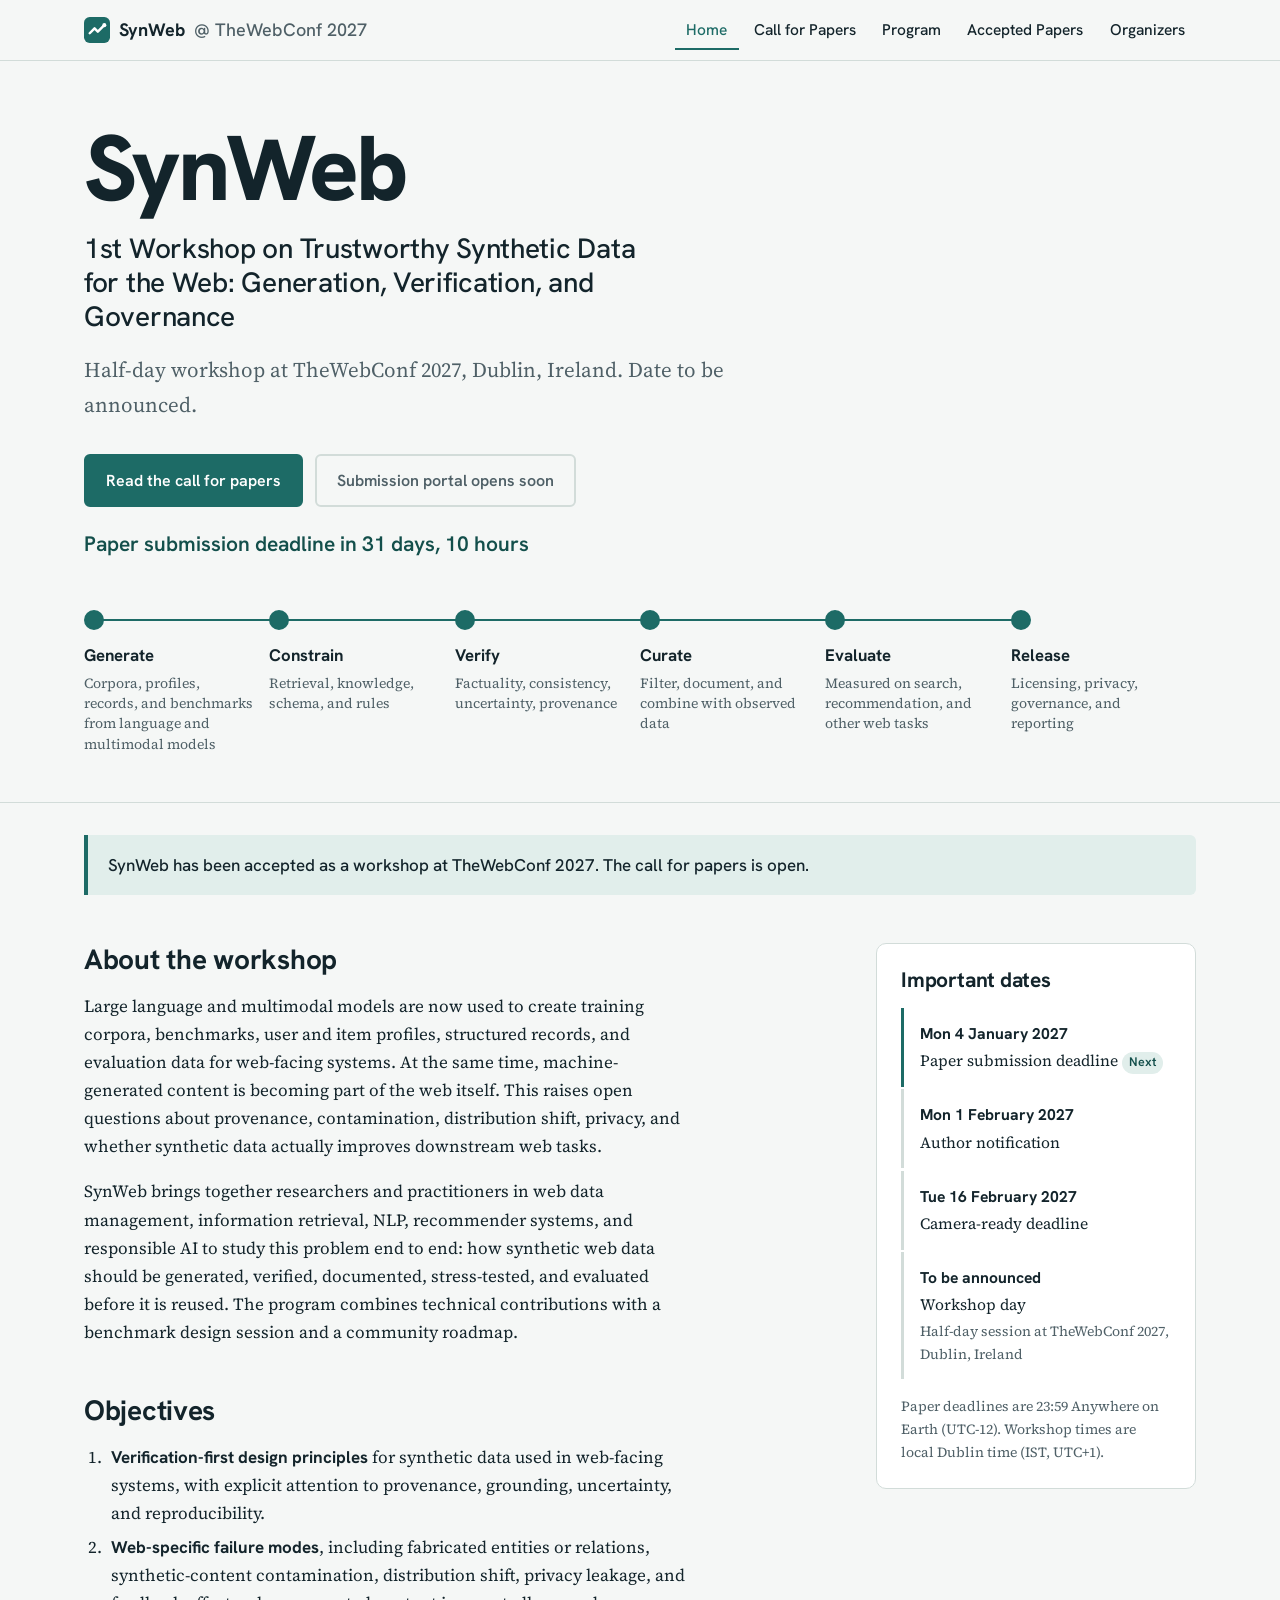
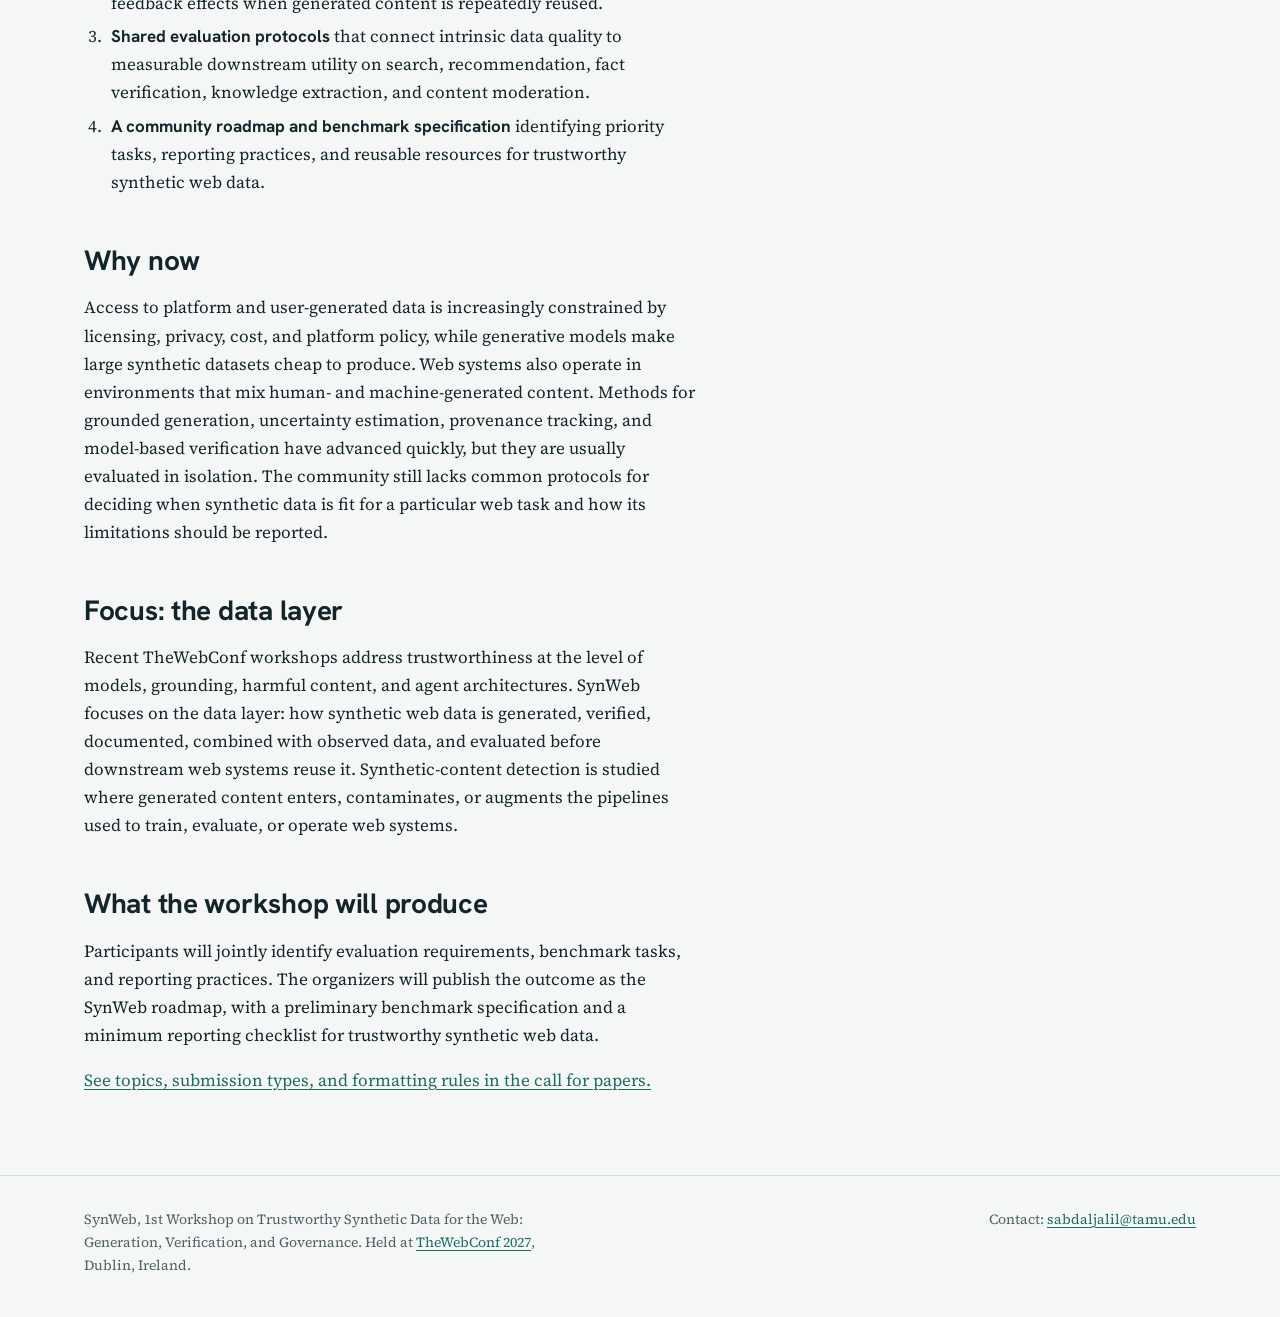
<file: index.html>
<!DOCTYPE html>
<html lang="en">
<head>
  <meta charset="utf-8">
  <meta name="viewport" content="width=device-width, initial-scale=1, viewport-fit=cover">
  <title>SynWeb @ TheWebConf 2027 | 1st Workshop on Trustworthy Synthetic Data for the Web: Generation, Verification, and Governance</title>
  <meta name="description" content="SynWeb is a half-day workshop at TheWebConf 2027 in Dublin on how synthetic web data should be generated, verified, documented, and evaluated before it is reused.">
  <meta property="og:title" content="SynWeb @ TheWebConf 2027 | 1st Workshop on Trustworthy Synthetic Data for the Web: Generation, Verification, and Governance">
  <meta property="og:description" content="SynWeb is a half-day workshop at TheWebConf 2027 in Dublin on how synthetic web data should be generated, verified, documented, and evaluated before it is reused.">
  <meta property="og:type" content="website">
  <link rel="icon" href="assets/img/favicon.svg" type="image/svg+xml">
  <link rel="preconnect" href="https://fonts.googleapis.com">
  <link rel="preconnect" href="https://fonts.gstatic.com" crossorigin>
  <link href="https://fonts.googleapis.com/css2?family=Hanken+Grotesk:wght@500;600;700;800&family=Source+Serif+4:ital,opsz,wght@0,8..60,400;0,8..60,600;1,8..60,400&display=swap" rel="stylesheet">
  <link rel="stylesheet" href="assets/css/style.css">
</head>
<body>
  <a class="skip-link" href="#main">Skip to content</a>
  <header class="site-header">
    <div class="wrap">
      <a class="site-name" href="index.html"><img src="assets/img/favicon.svg" alt="" width="26" height="26">SynWeb <span>@ TheWebConf 2027</span></a>
      <button class="nav-toggle" type="button" aria-expanded="false" aria-controls="site-nav">Menu</button>
      <nav id="site-nav" class="site-nav" aria-label="Main">
        <ul>
          <li><a href="index.html">Home</a></li>
          <li><a href="cfp.html">Call for Papers</a></li>
          <li><a href="program.html">Program</a></li>
          <li><a href="papers.html">Accepted Papers</a></li>
          <li><a href="committee.html">Organizers</a></li>
        </ul>
      </nav>
    </div>
  </header>
  <section class="hero">
    <div class="wrap">
      <h1 class="hero-title">SynWeb</h1>
      <p class="hero-full">1st Workshop on Trustworthy Synthetic Data for the Web: Generation, Verification, and Governance</p>
      <p class="hero-venue">Half-day workshop at TheWebConf 2027, Dublin, Ireland. <span data-workshop-date>Date to be announced</span>.</p>
      <div class="hero-actions">
        <a class="button" href="cfp.html">Read the call for papers</a>
        <a class="button secondary" data-submit data-label-open="Submit a paper" data-label-closed="Submission portal opens soon">Submission portal opens soon</a>
      </div>
      <p class="countdown" data-countdown hidden></p>
      <ol class="pipeline" aria-label="The synthetic data lifecycle SynWeb studies">
        <li><span class="stage-name">Generate</span><span class="stage-desc">Corpora, profiles, records, and benchmarks from language and multimodal models</span></li>
        <li><span class="stage-name">Constrain</span><span class="stage-desc">Retrieval, knowledge, schema, and rules</span></li>
        <li><span class="stage-name">Verify</span><span class="stage-desc">Factuality, consistency, uncertainty, provenance</span></li>
        <li><span class="stage-name">Curate</span><span class="stage-desc">Filter, document, and combine with observed data</span></li>
        <li><span class="stage-name">Evaluate</span><span class="stage-desc">Measured on search, recommendation, and other web tasks</span></li>
        <li><span class="stage-name">Release</span><span class="stage-desc">Licensing, privacy, governance, and reporting</span></li>
      </ol>
    </div>
  </section>

  <main id="main">
    <div class="wrap">
      <div class="announcement" data-announcement hidden><p></p></div>
      <div class="layout">
        <div>
          <h2>About the workshop</h2>
          <p>Large language and multimodal models are now used to create training corpora, benchmarks, user and item profiles, structured records, and evaluation data for web-facing systems. At the same time, machine-generated content is becoming part of the web itself. This raises open questions about provenance, contamination, distribution shift, privacy, and whether synthetic data actually improves downstream web tasks.</p>
          <p>SynWeb brings together researchers and practitioners in web data management, information retrieval, NLP, recommender systems, and responsible AI to study this problem end to end: how synthetic web data should be generated, verified, documented, stress-tested, and evaluated before it is reused. The program combines technical contributions with a benchmark design session and a community roadmap.</p>

          <h2>Objectives</h2>
          <ol class="objectives">
            <li><strong>Verification-first design principles</strong> for synthetic data used in web-facing systems, with explicit attention to provenance, grounding, uncertainty, and reproducibility.</li>
            <li><strong>Web-specific failure modes</strong>, including fabricated entities or relations, synthetic-content contamination, distribution shift, privacy leakage, and feedback effects when generated content is repeatedly reused.</li>
            <li><strong>Shared evaluation protocols</strong> that connect intrinsic data quality to measurable downstream utility on search, recommendation, fact verification, knowledge extraction, and content moderation.</li>
            <li><strong>A community roadmap and benchmark specification</strong> identifying priority tasks, reporting practices, and reusable resources for trustworthy synthetic web data.</li>
          </ol>

          <h2>Why now</h2>
          <p>Access to platform and user-generated data is increasingly constrained by licensing, privacy, cost, and platform policy, while generative models make large synthetic datasets cheap to produce. Web systems also operate in environments that mix human- and machine-generated content. Methods for grounded generation, uncertainty estimation, provenance tracking, and model-based verification have advanced quickly, but they are usually evaluated in isolation. The community still lacks common protocols for deciding when synthetic data is fit for a particular web task and how its limitations should be reported.</p>

          <h2>Focus: the data layer</h2>
          <p>Recent TheWebConf workshops address trustworthiness at the level of models, grounding, harmful content, and agent architectures. SynWeb focuses on the data layer: how synthetic web data is generated, verified, documented, combined with observed data, and evaluated before downstream web systems reuse it. Synthetic-content detection is studied where generated content enters, contaminates, or augments the pipelines used to train, evaluate, or operate web systems.</p>

          <h2>What the workshop will produce</h2>
          <p>Participants will jointly identify evaluation requirements, benchmark tasks, and reporting practices. The organizers will publish the outcome as the SynWeb roadmap, with a preliminary benchmark specification and a minimum reporting checklist for trustworthy synthetic web data.</p>
          <p><a href="cfp.html">See topics, submission types, and formatting rules in the call for papers.</a></p>
        </div>

        <aside class="aside">
        <section class="panel" aria-labelledby="dates-h">
          <h2 id="dates-h">Important dates</h2>
          <ol class="dates" data-dates></ol>
          <p class="fineprint">Paper deadlines are 23:59 Anywhere on Earth (UTC-12). Workshop times are local Dublin time (<span data-tz>IST, UTC+1</span>).</p>
        </section>
        </aside>
      </div>
    </div>
  </main>
  <footer class="site-footer">
    <div class="wrap">
      <p>SynWeb, 1st Workshop on Trustworthy Synthetic Data for the Web: Generation, Verification, and Governance. Held at <a href="https://www2027.thewebconf.org/">TheWebConf 2027</a>, Dublin, Ireland.</p>
      <p>Contact: <a data-contact href="mailto:sabdaljalil@tamu.edu">sabdaljalil@tamu.edu</a></p>
    </div>
  </footer>
  <script src="assets/js/data.js"></script>
  <script src="assets/js/site.js"></script>
</body>
</html>
</file>
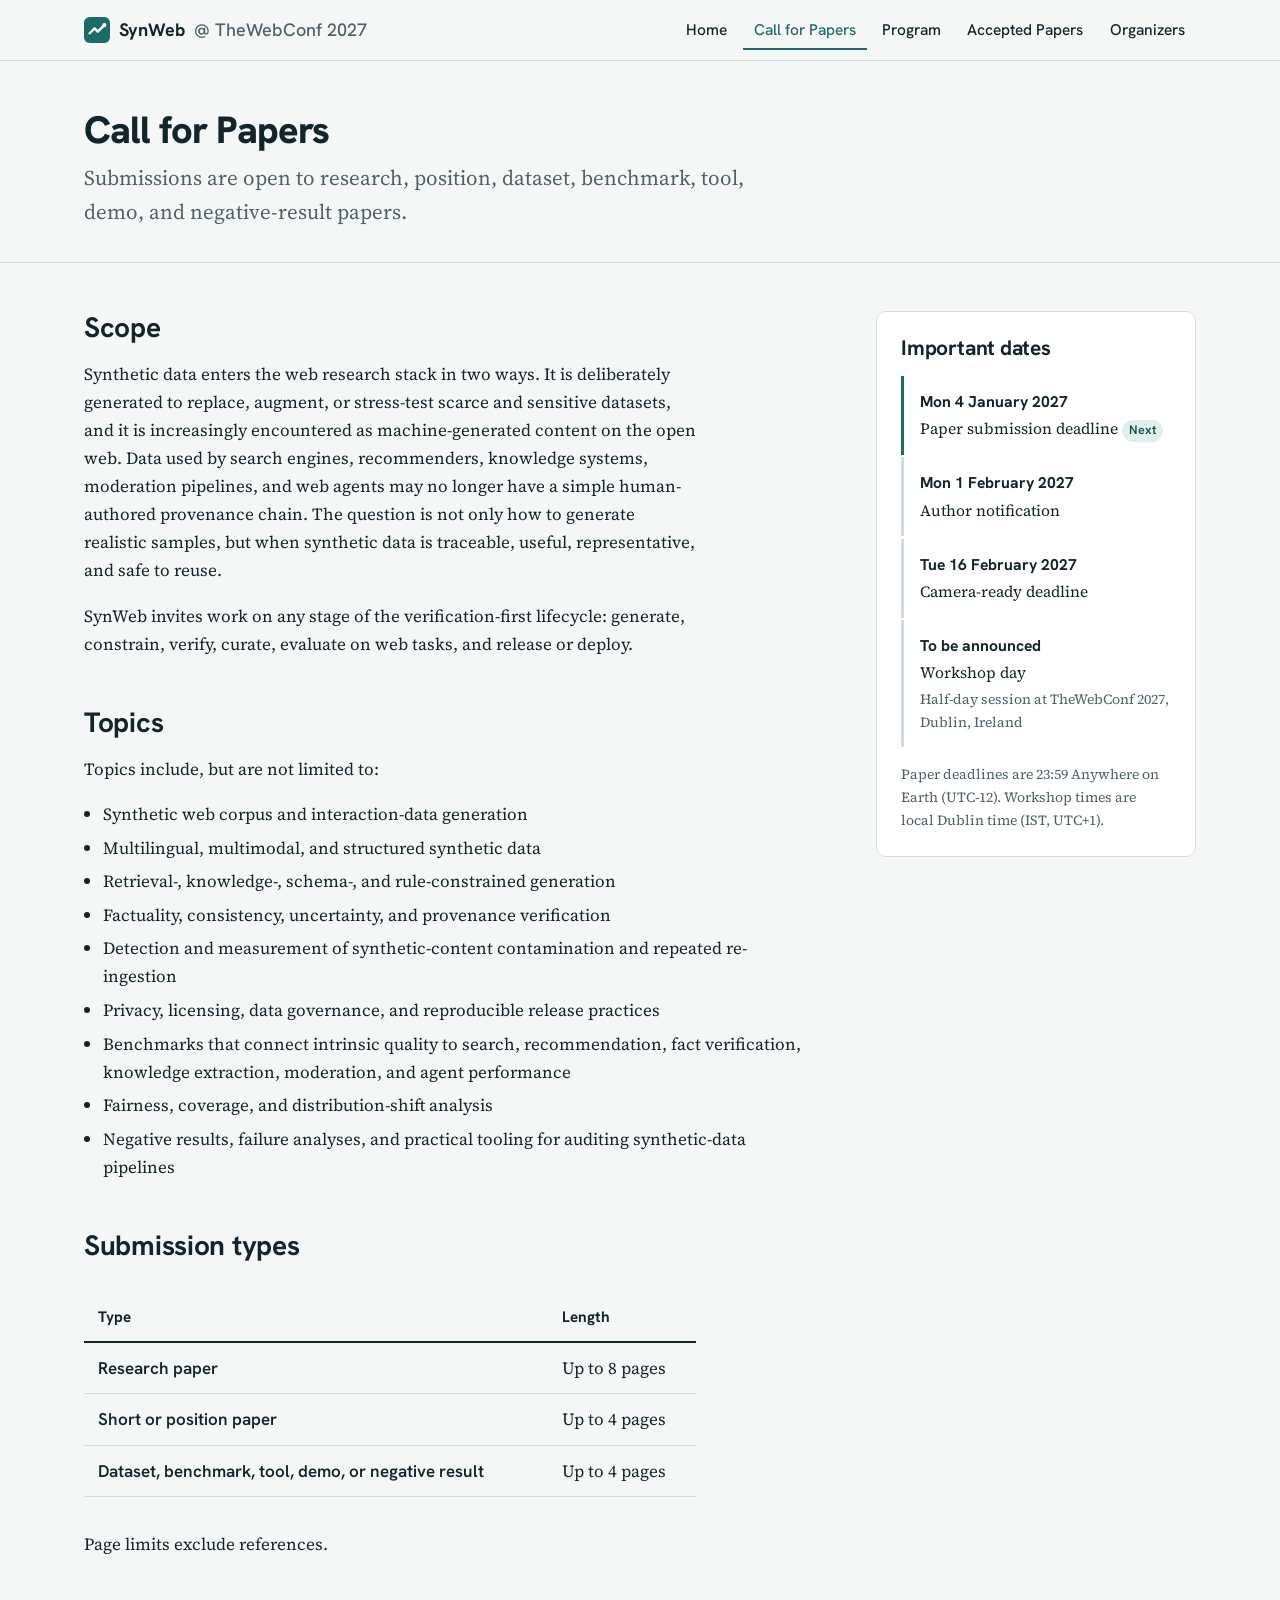
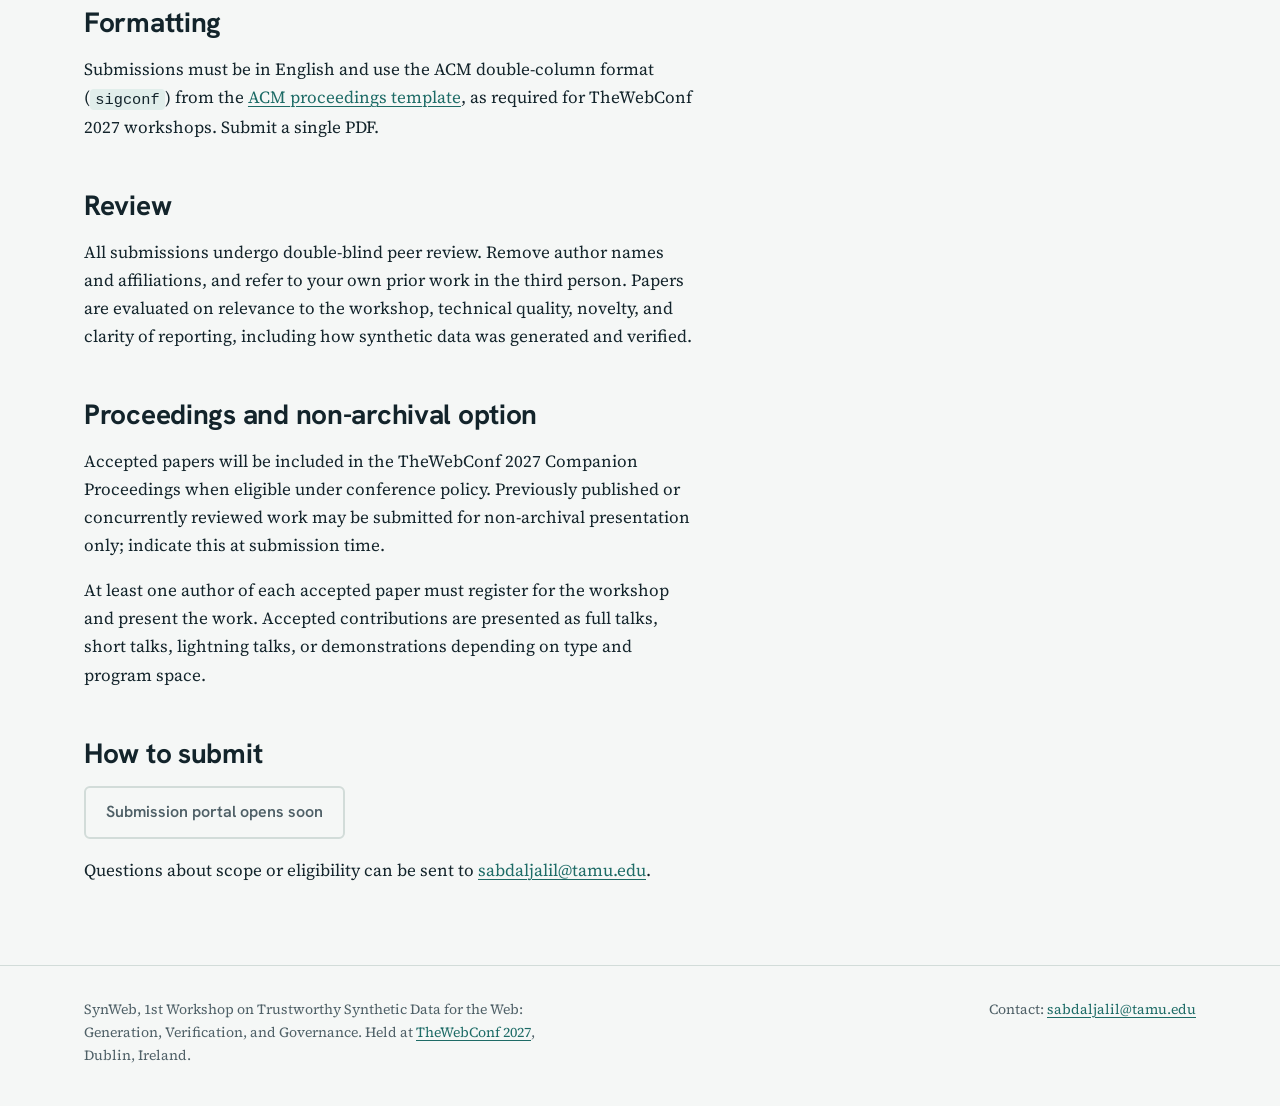
<file: cfp.html>
<!DOCTYPE html>
<html lang="en">
<head>
  <meta charset="utf-8">
  <meta name="viewport" content="width=device-width, initial-scale=1, viewport-fit=cover">
  <title>Call for Papers | SynWeb @ TheWebConf 2027</title>
  <meta name="description" content="Call for papers for SynWeb at TheWebConf 2027: topics, submission types, format, and important dates.">
  <meta property="og:title" content="Call for Papers | SynWeb @ TheWebConf 2027">
  <meta property="og:description" content="Call for papers for SynWeb at TheWebConf 2027: topics, submission types, format, and important dates.">
  <meta property="og:type" content="website">
  <link rel="icon" href="assets/img/favicon.svg" type="image/svg+xml">
  <link rel="preconnect" href="https://fonts.googleapis.com">
  <link rel="preconnect" href="https://fonts.gstatic.com" crossorigin>
  <link href="https://fonts.googleapis.com/css2?family=Hanken+Grotesk:wght@500;600;700;800&family=Source+Serif+4:ital,opsz,wght@0,8..60,400;0,8..60,600;1,8..60,400&display=swap" rel="stylesheet">
  <link rel="stylesheet" href="assets/css/style.css">
</head>
<body>
  <a class="skip-link" href="#main">Skip to content</a>
  <header class="site-header">
    <div class="wrap">
      <a class="site-name" href="index.html"><img src="assets/img/favicon.svg" alt="" width="26" height="26">SynWeb <span>@ TheWebConf 2027</span></a>
      <button class="nav-toggle" type="button" aria-expanded="false" aria-controls="site-nav">Menu</button>
      <nav id="site-nav" class="site-nav" aria-label="Main">
        <ul>
          <li><a href="index.html">Home</a></li>
          <li><a href="cfp.html">Call for Papers</a></li>
          <li><a href="program.html">Program</a></li>
          <li><a href="papers.html">Accepted Papers</a></li>
          <li><a href="committee.html">Organizers</a></li>
        </ul>
      </nav>
    </div>
  </header>
  <div class="page-head">
    <div class="wrap">
      <h1>Call for Papers</h1>
      <p>Submissions are open to research, position, dataset, benchmark, tool, demo, and negative-result papers.</p>
    </div>
  </div>
  <main id="main">
    <div class="wrap">
      <div class="layout">
        <div>
          <h2>Scope</h2>
          <p>Synthetic data enters the web research stack in two ways. It is deliberately generated to replace, augment, or stress-test scarce and sensitive datasets, and it is increasingly encountered as machine-generated content on the open web. Data used by search engines, recommenders, knowledge systems, moderation pipelines, and web agents may no longer have a simple human-authored provenance chain. The question is not only how to generate realistic samples, but when synthetic data is traceable, useful, representative, and safe to reuse.</p>
          <p>SynWeb invites work on any stage of the verification-first lifecycle: generate, constrain, verify, curate, evaluate on web tasks, and release or deploy.</p>

          <h2>Topics</h2>
          <p>Topics include, but are not limited to:</p>
          <ul class="topics">
            <li>Synthetic web corpus and interaction-data generation</li>
            <li>Multilingual, multimodal, and structured synthetic data</li>
            <li>Retrieval-, knowledge-, schema-, and rule-constrained generation</li>
            <li>Factuality, consistency, uncertainty, and provenance verification</li>
            <li>Detection and measurement of synthetic-content contamination and repeated re-ingestion</li>
            <li>Privacy, licensing, data governance, and reproducible release practices</li>
            <li>Benchmarks that connect intrinsic quality to search, recommendation, fact verification, knowledge extraction, moderation, and agent performance</li>
            <li>Fairness, coverage, and distribution-shift analysis</li>
            <li>Negative results, failure analyses, and practical tooling for auditing synthetic-data pipelines</li>
          </ul>

          <h2>Submission types</h2>
          <div class="table-scroll">
          <table class="types">
            <thead><tr><th scope="col">Type</th><th scope="col">Length</th></tr></thead>
            <tbody>
              <tr><th scope="row">Research paper</th><td>Up to 8 pages</td></tr>
              <tr><th scope="row">Short or position paper</th><td>Up to 4 pages</td></tr>
              <tr><th scope="row">Dataset, benchmark, tool, demo, or negative result</th><td>Up to 4 pages</td></tr>
            </tbody>
          </table>
          </div>
          <p>Page limits exclude references.</p>

          <h2>Formatting</h2>
          <p>Submissions must be in English and use the ACM double-column format (<code>sigconf</code>) from the <a href="https://www.acm.org/publications/proceedings-template">ACM proceedings template</a>, as required for TheWebConf 2027 workshops. Submit a single PDF.</p>

          <h2>Review</h2>
          <p>All submissions undergo double-blind peer review. Remove author names and affiliations, and refer to your own prior work in the third person. Papers are evaluated on relevance to the workshop, technical quality, novelty, and clarity of reporting, including how synthetic data was generated and verified.</p>

          <h2>Proceedings and non-archival option</h2>
          <p>Accepted papers will be included in the TheWebConf 2027 Companion Proceedings when eligible under conference policy. Previously published or concurrently reviewed work may be submitted for non-archival presentation only; indicate this at submission time.</p>
          <p>At least one author of each accepted paper must register for the workshop and present the work. Accepted contributions are presented as full talks, short talks, lightning talks, or demonstrations depending on type and program space.</p>

          <h2>How to submit</h2>
          <p><a class="button" data-submit data-label-open="Submit a paper" data-label-closed="Submission portal opens soon">Submission portal opens soon</a></p>
          <p>Questions about scope or eligibility can be sent to <a data-contact href="mailto:sabdaljalil@tamu.edu">sabdaljalil@tamu.edu</a>.</p>
        </div>
        <aside class="aside">
        <section class="panel" aria-labelledby="dates-h">
          <h2 id="dates-h">Important dates</h2>
          <ol class="dates" data-dates></ol>
          <p class="fineprint">Paper deadlines are 23:59 Anywhere on Earth (UTC-12). Workshop times are local Dublin time (<span data-tz>IST, UTC+1</span>).</p>
        </section>
        </aside>
      </div>
    </div>
  </main>
  <footer class="site-footer">
    <div class="wrap">
      <p>SynWeb, 1st Workshop on Trustworthy Synthetic Data for the Web: Generation, Verification, and Governance. Held at <a href="https://www2027.thewebconf.org/">TheWebConf 2027</a>, Dublin, Ireland.</p>
      <p>Contact: <a data-contact href="mailto:sabdaljalil@tamu.edu">sabdaljalil@tamu.edu</a></p>
    </div>
  </footer>
  <script src="assets/js/data.js"></script>
  <script src="assets/js/site.js"></script>
</body>
</html>
</file>
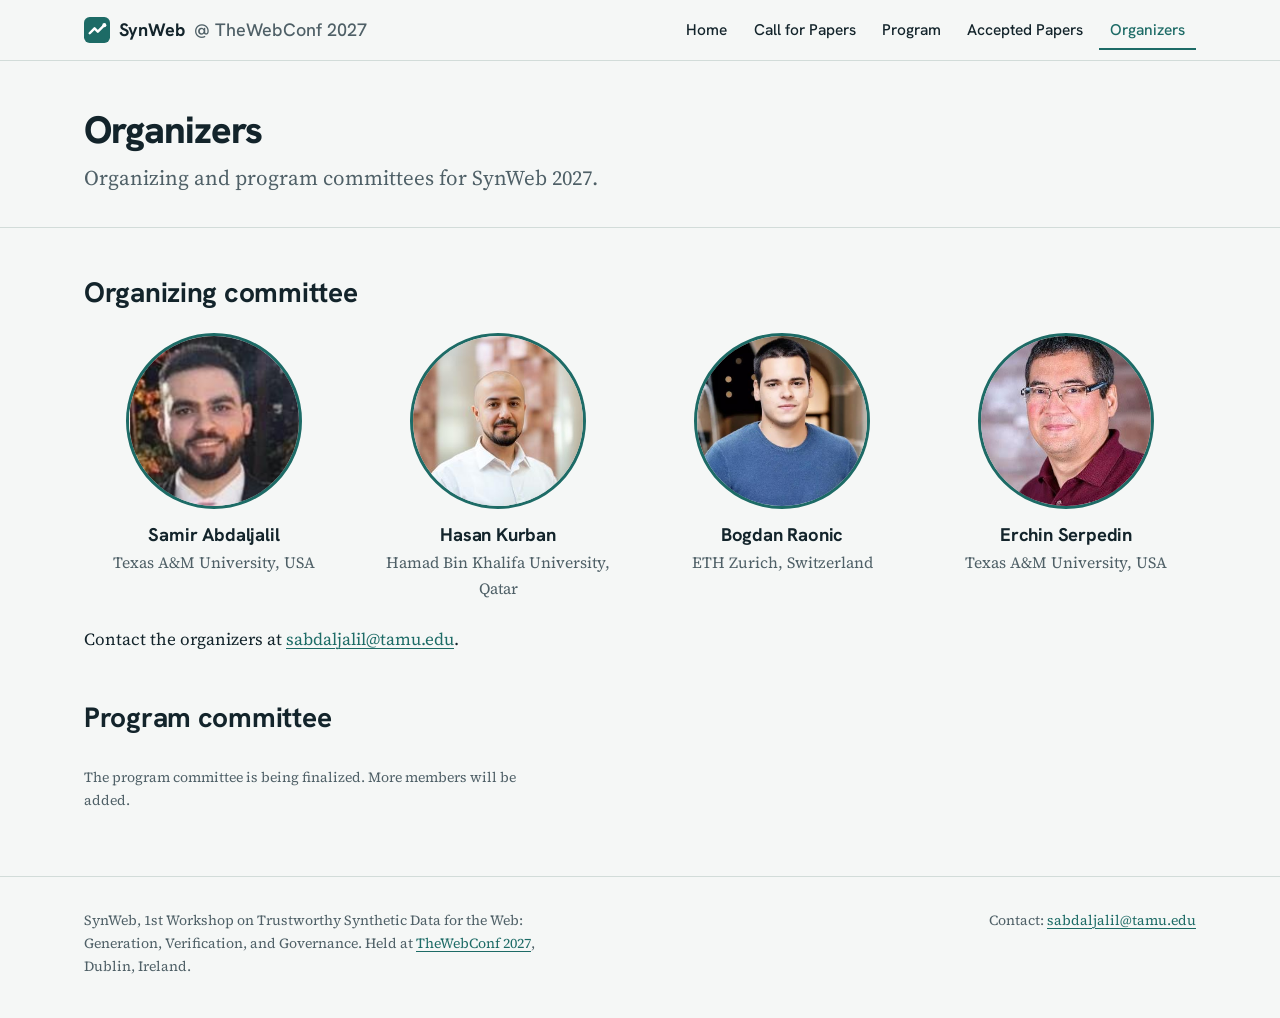
<file: committee.html>
<!-- <!DOCTYPE html>
<html lang="en">
<head>
  <meta charset="utf-8">
  <meta name="viewport" content="width=device-width, initial-scale=1, viewport-fit=cover">
  <title>Organizers | SynWeb @ TheWebConf 2027</title>
  <meta name="description" content="Organizing and program committees of SynWeb at TheWebConf 2027.">
  <meta property="og:title" content="Organizers | SynWeb @ TheWebConf 2027">
  <meta property="og:description" content="Organizing and program committees of SynWeb at TheWebConf 2027.">
  <meta property="og:type" content="website">
  <link rel="icon" href="assets/img/favicon.svg" type="image/svg+xml">
  <link rel="preconnect" href="https://fonts.googleapis.com">
  <link rel="preconnect" href="https://fonts.gstatic.com" crossorigin>
  <link href="https://fonts.googleapis.com/css2?family=Hanken+Grotesk:wght@500;600;700;800&family=Source+Serif+4:ital,opsz,wght@0,8..60,400;0,8..60,600;1,8..60,400&display=swap" rel="stylesheet">
  <link rel="stylesheet" href="assets/css/style.css">
</head>
<body>
  <a class="skip-link" href="#main">Skip to content</a>
  <header class="site-header">
    <div class="wrap">
      <a class="site-name" href="index.html"><img src="assets/img/favicon.svg" alt="" width="26" height="26">SynWeb <span>@ TheWebConf 2027</span></a>
      <button class="nav-toggle" type="button" aria-expanded="false" aria-controls="site-nav">Menu</button>
      <nav id="site-nav" class="site-nav" aria-label="Main">
        <ul>
          <li><a href="index.html">Home</a></li>
          <li><a href="cfp.html">Call for Papers</a></li>
          <li><a href="program.html">Program</a></li>
          <li><a href="papers.html">Accepted Papers</a></li>
          <li><a href="committee.html">Organizers</a></li>
        </ul>
      </nav>
    </div>
  </header>
  <div class="page-head">
    <div class="wrap">
      <h1>Organizers</h1>
      <p>Organizing and program committees for SynWeb 2027.</p>
    </div>
  </div>
  <main id="main">
    <div class="wrap">
      <h2>Organizing committee</h2>
      <ul class="organizers">
        <li>
          <span class="monogram" aria-hidden="true">SA</span>
          <div>
            <h3>Samir Abdaljalil</h3>
            <p class="org-aff">Texas A&amp;M University, USA</p>
            <p class="org-bio">PhD candidate in Computer Engineering. B.Sc. (Hons.) in Information Systems from Carnegie Mellon University. His research focuses on LLM reliability, robustness, interpretability, safety, and evaluation. He has co-organized multilingual and multimodal evaluation shared tasks and workshops, including ImageEval. Main contact organizer.</p>
          </div>
        </li>
        <li>
          <span class="monogram" aria-hidden="true">HK</span>
          <div>
            <h3>Hasan Kurban</h3>
            <p class="org-aff">Hamad Bin Khalifa University, Qatar</p>
            <p class="org-bio">Assistant Professor at Hamad Bin Khalifa University and Adjunct Associate Professor at Indiana University Bloomington. His research spans foundation models, multimodal learning, and scientific machine learning, with a focus on robust and scalable AI systems.</p>
          </div>
        </li>
        <li>
          <span class="monogram" aria-hidden="true">BR</span>
          <div>
            <h3>Bogdan Raonic</h3>
            <p class="org-aff">ETH Zurich, Switzerland</p>
            <p class="org-bio">PhD student at ETH Zurich. B.Sc. in Physics and Mathematics from École Polytechnique and M.Sc. in Applied Mathematics from ETH Zurich. His research covers deep learning for scientific computing, neural operators for PDEs, and generative AI for structured knowledge representations.</p>
          </div>
        </li>
        <li>
          <span class="monogram" aria-hidden="true">ES</span>
          <div>
            <h3>Erchin Serpedin</h3>
            <p class="org-aff">Texas A&amp;M University, USA</p>
            <p class="org-bio">Professor of Electrical and Computer Engineering at Texas A&amp;M University and Chair of the ECE Program at Texas A&amp;M University at Qatar. He works in machine learning, signal processing, and cybersecurity, and has served as area chair, program committee member, and workshop organizer at IEEE and ACM venues for over 15 years.</p>
          </div>
        </li>
      </ul>
      <p>Contact the organizers at <a data-contact href="mailto:sabdaljalil@tamu.edu">sabdaljalil@tamu.edu</a>.</p>

      <h2>Program committee</h2>
      <ul class="pc" data-pc></ul>
      <p class="fineprint">The program committee is being finalized. More members will be added.</p>
    </div>
  </main>
  <footer class="site-footer">
    <div class="wrap">
      <p>SynWeb, 1st Workshop on Trustworthy Synthetic Data for the Web: Generation, Verification, and Governance. Held at <a href="https://www2027.thewebconf.org/">TheWebConf 2027</a>, Dublin, Ireland.</p>
      <p>Contact: <a data-contact href="mailto:sabdaljalil@tamu.edu">sabdaljalil@tamu.edu</a></p>
    </div>
  </footer>
  <script src="assets/js/data.js"></script>
  <script src="assets/js/site.js"></script>
</body>
</html> -->

<!DOCTYPE html>
<html lang="en">
<head>
  <meta charset="utf-8">
  <meta name="viewport" content="width=device-width, initial-scale=1, viewport-fit=cover">
  <title>Organizers | SynWeb @ TheWebConf 2027</title>
  <meta name="description" content="Organizing and program committees of SynWeb at TheWebConf 2027.">
  <meta property="og:title" content="Organizers | SynWeb @ TheWebConf 2027">
  <meta property="og:description" content="Organizing and program committees of SynWeb at TheWebConf 2027.">
  <meta property="og:type" content="website">
  <link rel="icon" href="assets/img/favicon.svg" type="image/svg+xml">
  <link rel="preconnect" href="https://fonts.googleapis.com">
  <link rel="preconnect" href="https://fonts.gstatic.com" crossorigin>
  <link href="https://fonts.googleapis.com/css2?family=Hanken+Grotesk:wght@500;600;700;800&family=Source+Serif+4:ital,opsz,wght@0,8..60,400;0,8..60,600;1,8..60,400&display=swap" rel="stylesheet">
  <link rel="stylesheet" href="assets/css/style.css">
</head>
<body>
  <a class="skip-link" href="#main">Skip to content</a>
  <header class="site-header">
    <div class="wrap">
      <a class="site-name" href="index.html"><img src="assets/img/favicon.svg" alt="" width="26" height="26">SynWeb <span>@ TheWebConf 2027</span></a>
      <button class="nav-toggle" type="button" aria-expanded="false" aria-controls="site-nav">Menu</button>
      <nav id="site-nav" class="site-nav" aria-label="Main">
        <ul>
          <li><a href="index.html">Home</a></li>
          <li><a href="cfp.html">Call for Papers</a></li>
          <li><a href="program.html">Program</a></li>
          <li><a href="papers.html">Accepted Papers</a></li>
          <li><a href="committee.html">Organizers</a></li>
        </ul>
      </nav>
    </div>
  </header>
  <div class="page-head">
    <div class="wrap">
      <h1>Organizers</h1>
      <p>Organizing and program committees for SynWeb 2027.</p>
    </div>
  </div>
  <main id="main">
    <div class="wrap">
      <h2>Organizing committee</h2>
      <ul class="organizers">
        <li>
          <div class="org-photo" aria-hidden="true">
            <span>SA</span>
            <img src="assets/img/organizers/samir-abdaljalil.jpg" alt="" loading="lazy" onerror="this.remove()">
          </div>
          <h3>Samir Abdaljalil</h3>
          <p class="org-aff">Texas A&amp;M University, USA</p>
        </li>
        <li>
          <div class="org-photo" aria-hidden="true">
            <span>HK</span>
            <img src="assets/img/organizers/hasan-kurban.jpg" alt="" loading="lazy" onerror="this.remove()">
          </div>
          <h3>Hasan Kurban</h3>
          <p class="org-aff">Hamad Bin Khalifa University, Qatar</p>
        </li>
        <li>
          <div class="org-photo" aria-hidden="true">
            <span>BR</span>
            <img src="assets/img/organizers/bogdan-raonic.jpg" alt="" loading="lazy" onerror="this.remove()">
          </div>
          <h3>Bogdan Raonic</h3>
          <p class="org-aff">ETH Zurich, Switzerland</p>
        </li>
        <li>
          <div class="org-photo" aria-hidden="true">
            <span>ES</span>
            <img src="assets/img/organizers/erchin-serpedin.jpg" alt="" loading="lazy" onerror="this.remove()">
          </div>
          <h3>Erchin Serpedin</h3>
          <p class="org-aff">Texas A&amp;M University, USA</p>
        </li>
      </ul>
      <p>Contact the organizers at <a data-contact href="mailto:sabdaljalil@tamu.edu">sabdaljalil@tamu.edu</a>.</p>

      <h2>Program committee</h2>
      <ul class="pc" data-pc></ul>
      <p class="fineprint">The program committee is being finalized. More members will be added.</p>
    </div>
  </main>
  <footer class="site-footer">
    <div class="wrap">
      <p>SynWeb, 1st Workshop on Trustworthy Synthetic Data for the Web: Generation, Verification, and Governance. Held at <a href="https://www2027.thewebconf.org/">TheWebConf 2027</a>, Dublin, Ireland.</p>
      <p>Contact: <a data-contact href="mailto:sabdaljalil@tamu.edu">sabdaljalil@tamu.edu</a></p>
    </div>
  </footer>
  <script src="assets/js/data.js"></script>
  <script src="assets/js/site.js"></script>
</body>
</html>
</file>
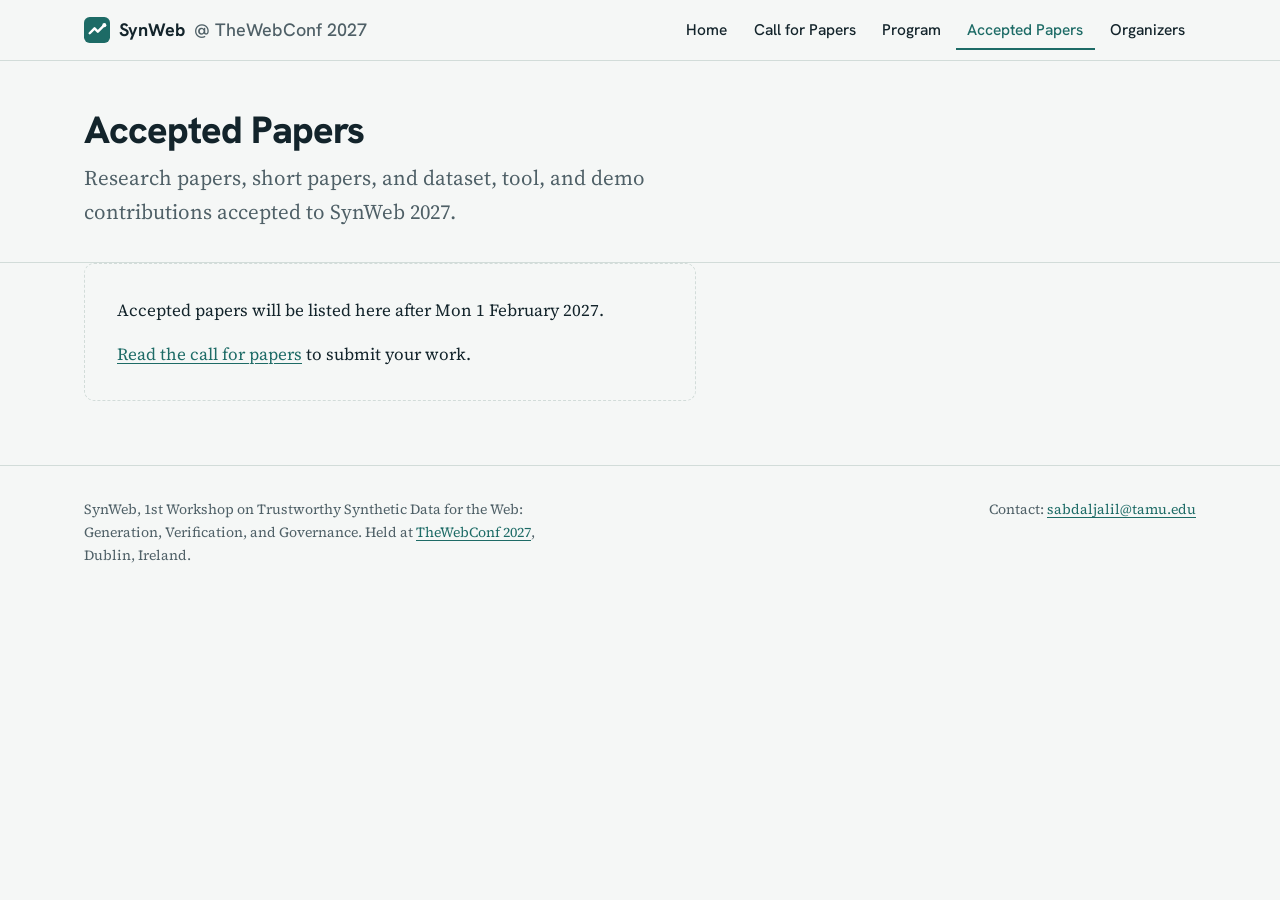
<file: papers.html>
<!DOCTYPE html>
<html lang="en">
<head>
  <meta charset="utf-8">
  <meta name="viewport" content="width=device-width, initial-scale=1, viewport-fit=cover">
  <title>Accepted Papers | SynWeb @ TheWebConf 2027</title>
  <meta name="description" content="Accepted papers at SynWeb, TheWebConf 2027.">
  <meta property="og:title" content="Accepted Papers | SynWeb @ TheWebConf 2027">
  <meta property="og:description" content="Accepted papers at SynWeb, TheWebConf 2027.">
  <meta property="og:type" content="website">
  <link rel="icon" href="assets/img/favicon.svg" type="image/svg+xml">
  <link rel="preconnect" href="https://fonts.googleapis.com">
  <link rel="preconnect" href="https://fonts.gstatic.com" crossorigin>
  <link href="https://fonts.googleapis.com/css2?family=Hanken+Grotesk:wght@500;600;700;800&family=Source+Serif+4:ital,opsz,wght@0,8..60,400;0,8..60,600;1,8..60,400&display=swap" rel="stylesheet">
  <link rel="stylesheet" href="assets/css/style.css">
</head>
<body>
  <a class="skip-link" href="#main">Skip to content</a>
  <header class="site-header">
    <div class="wrap">
      <a class="site-name" href="index.html"><img src="assets/img/favicon.svg" alt="" width="26" height="26">SynWeb <span>@ TheWebConf 2027</span></a>
      <button class="nav-toggle" type="button" aria-expanded="false" aria-controls="site-nav">Menu</button>
      <nav id="site-nav" class="site-nav" aria-label="Main">
        <ul>
          <li><a href="index.html">Home</a></li>
          <li><a href="cfp.html">Call for Papers</a></li>
          <li><a href="program.html">Program</a></li>
          <li><a href="papers.html">Accepted Papers</a></li>
          <li><a href="committee.html">Organizers</a></li>
        </ul>
      </nav>
    </div>
  </header>
  <div class="page-head">
    <div class="wrap">
      <h1>Accepted Papers</h1>
      <p>Research papers, short papers, and dataset, tool, and demo contributions accepted to SynWeb 2027.</p>
    </div>
  </div>
  <main id="main">
    <div class="wrap">
      <div class="empty" data-papers-empty hidden>
        <p>Accepted papers will be listed here after <span data-notification-date>author notification</span>.</p>
        <p><a href="cfp.html">Read the call for papers</a> to submit your work.</p>
      </div>
      <ol class="papers" data-papers></ol>
    </div>
  </main>
  <footer class="site-footer">
    <div class="wrap">
      <p>SynWeb, 1st Workshop on Trustworthy Synthetic Data for the Web: Generation, Verification, and Governance. Held at <a href="https://www2027.thewebconf.org/">TheWebConf 2027</a>, Dublin, Ireland.</p>
      <p>Contact: <a data-contact href="mailto:sabdaljalil@tamu.edu">sabdaljalil@tamu.edu</a></p>
    </div>
  </footer>
  <script src="assets/js/data.js"></script>
  <script src="assets/js/site.js"></script>
</body>
</html>
</file>
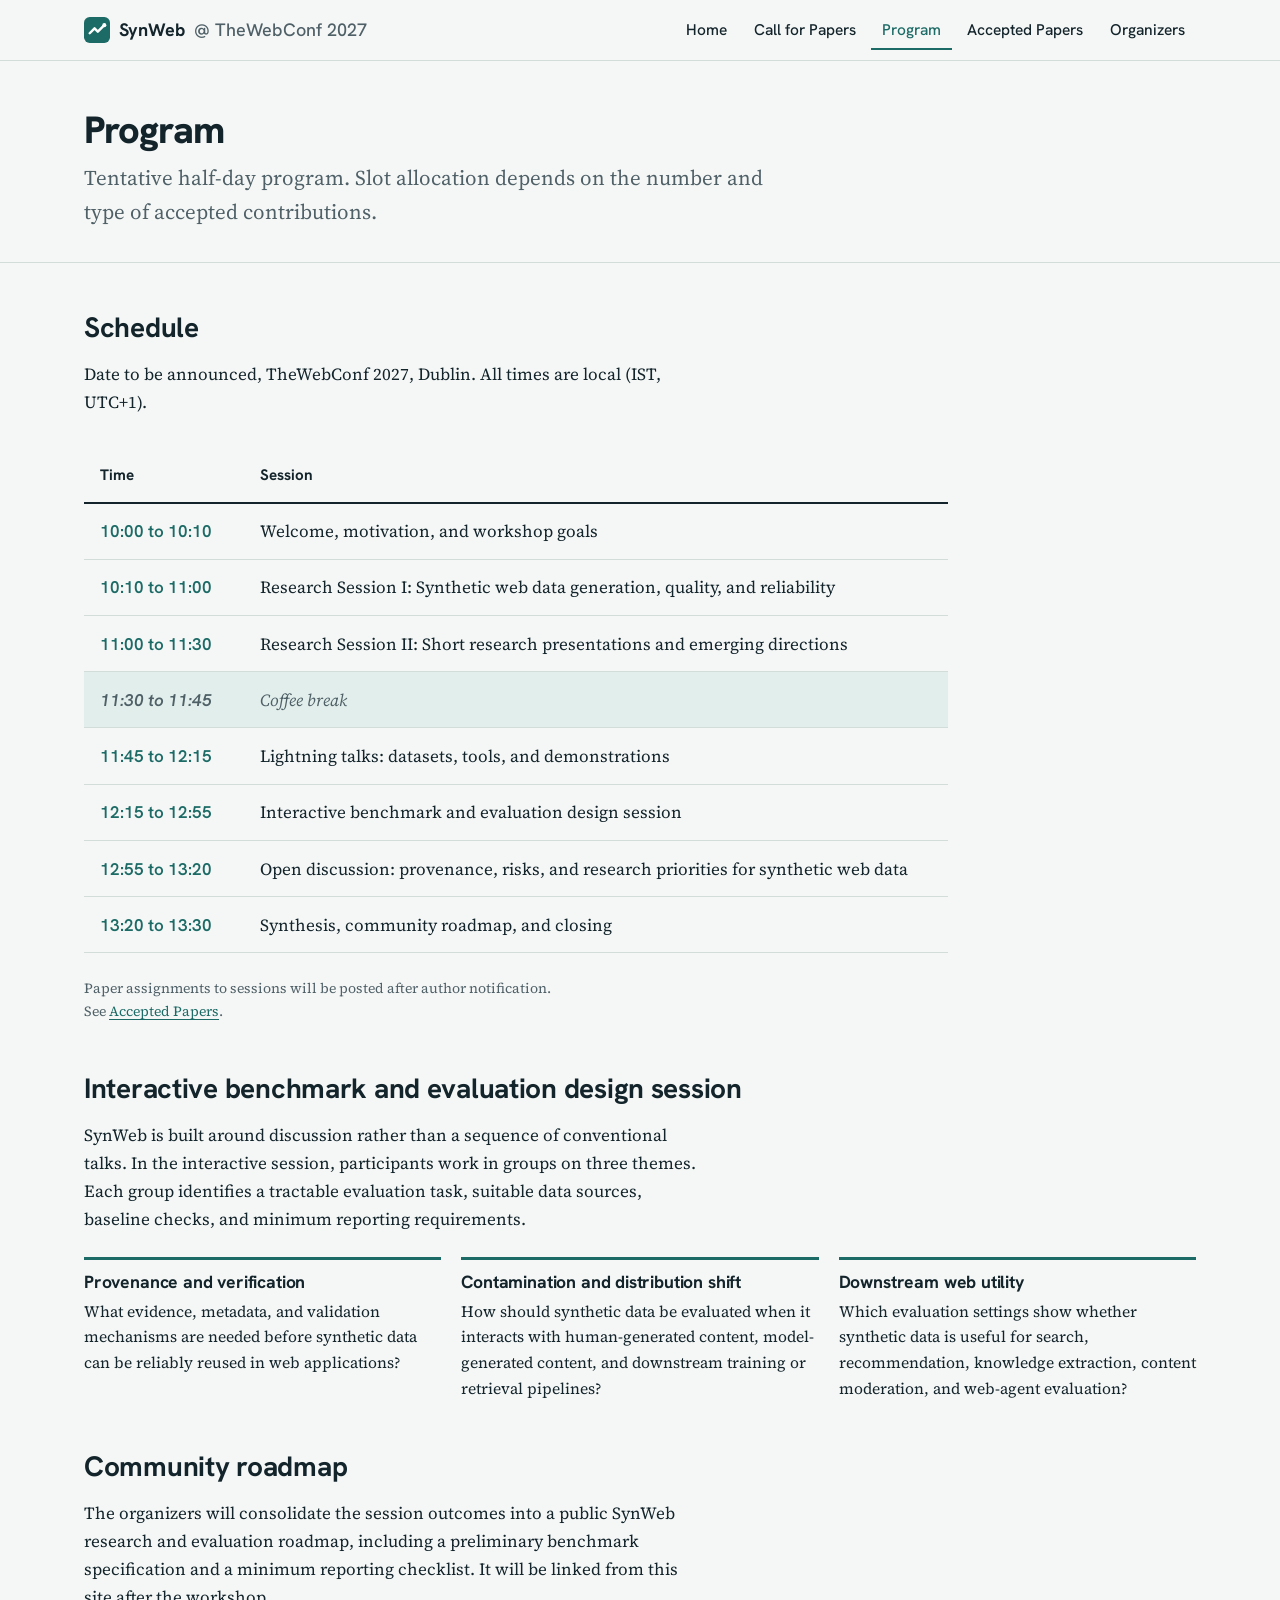
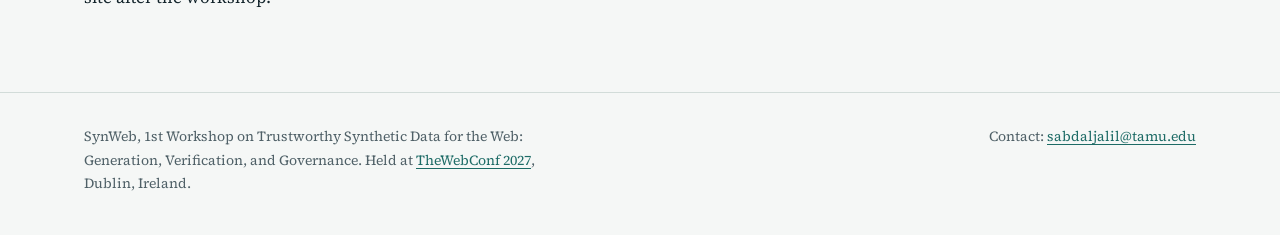
<file: program.html>
<!DOCTYPE html>
<html lang="en">
<head>
  <meta charset="utf-8">
  <meta name="viewport" content="width=device-width, initial-scale=1, viewport-fit=cover">
  <title>Program | SynWeb @ TheWebConf 2027</title>
  <meta name="description" content="Tentative program for SynWeb at TheWebConf 2027, including the interactive benchmark design session.">
  <meta property="og:title" content="Program | SynWeb @ TheWebConf 2027">
  <meta property="og:description" content="Tentative program for SynWeb at TheWebConf 2027, including the interactive benchmark design session.">
  <meta property="og:type" content="website">
  <link rel="icon" href="assets/img/favicon.svg" type="image/svg+xml">
  <link rel="preconnect" href="https://fonts.googleapis.com">
  <link rel="preconnect" href="https://fonts.gstatic.com" crossorigin>
  <link href="https://fonts.googleapis.com/css2?family=Hanken+Grotesk:wght@500;600;700;800&family=Source+Serif+4:ital,opsz,wght@0,8..60,400;0,8..60,600;1,8..60,400&display=swap" rel="stylesheet">
  <link rel="stylesheet" href="assets/css/style.css">
</head>
<body>
  <a class="skip-link" href="#main">Skip to content</a>
  <header class="site-header">
    <div class="wrap">
      <a class="site-name" href="index.html"><img src="assets/img/favicon.svg" alt="" width="26" height="26">SynWeb <span>@ TheWebConf 2027</span></a>
      <button class="nav-toggle" type="button" aria-expanded="false" aria-controls="site-nav">Menu</button>
      <nav id="site-nav" class="site-nav" aria-label="Main">
        <ul>
          <li><a href="index.html">Home</a></li>
          <li><a href="cfp.html">Call for Papers</a></li>
          <li><a href="program.html">Program</a></li>
          <li><a href="papers.html">Accepted Papers</a></li>
          <li><a href="committee.html">Organizers</a></li>
        </ul>
      </nav>
    </div>
  </header>
  <div class="page-head">
    <div class="wrap">
      <h1>Program</h1>
      <p>Tentative half-day program. Slot allocation depends on the number and type of accepted contributions.</p>
    </div>
  </div>
  <main id="main">
    <div class="wrap">
      <h2>Schedule</h2>
      <p><span data-workshop-date>Date to be announced</span>, TheWebConf 2027, Dublin. All times are local (<span data-tz>IST, UTC+1</span>).</p>
      <div class="table-scroll">
        <table class="schedule">
          <thead><tr><th scope="col">Time</th><th scope="col">Session</th></tr></thead>
          <tbody data-program></tbody>
        </table>
      </div>
      <p class="fineprint">Paper assignments to sessions will be posted after author notification. See <a href="papers.html">Accepted Papers</a>.</p>

      <h2>Interactive benchmark and evaluation design session</h2>
      <p>SynWeb is built around discussion rather than a sequence of conventional talks. In the interactive session, participants work in groups on three themes. Each group identifies a tractable evaluation task, suitable data sources, baseline checks, and minimum reporting requirements.</p>
      <div class="themes">
        <section class="theme">
          <h3>Provenance and verification</h3>
          <p>What evidence, metadata, and validation mechanisms are needed before synthetic data can be reliably reused in web applications?</p>
        </section>
        <section class="theme">
          <h3>Contamination and distribution shift</h3>
          <p>How should synthetic data be evaluated when it interacts with human-generated content, model-generated content, and downstream training or retrieval pipelines?</p>
        </section>
        <section class="theme">
          <h3>Downstream web utility</h3>
          <p>Which evaluation settings show whether synthetic data is useful for search, recommendation, knowledge extraction, content moderation, and web-agent evaluation?</p>
        </section>
      </div>

      <h2>Community roadmap</h2>
      <p>The organizers will consolidate the session outcomes into a public SynWeb research and evaluation roadmap, including a preliminary benchmark specification and a minimum reporting checklist. It will be linked from this site after the workshop.</p>
    </div>
  </main>
  <footer class="site-footer">
    <div class="wrap">
      <p>SynWeb, 1st Workshop on Trustworthy Synthetic Data for the Web: Generation, Verification, and Governance. Held at <a href="https://www2027.thewebconf.org/">TheWebConf 2027</a>, Dublin, Ireland.</p>
      <p>Contact: <a data-contact href="mailto:sabdaljalil@tamu.edu">sabdaljalil@tamu.edu</a></p>
    </div>
  </footer>
  <script src="assets/js/data.js"></script>
  <script src="assets/js/site.js"></script>
</body>
</html>
</file>
<file: assets/css/style.css>
:root {
  --bg: #F5F7F6;
  --surface: #FFFFFF;
  --ink: #13242B;
  --muted: #4F6067;
  --rule: #D2DCD9;
  --accent: #1D6B66;
  --accent-strong: #134F4B;
  --accent-ink: #FFFFFF;
  --accent-soft: #E1EEEB;
  --stage-off: #B9C7C4;

  --font-sans: "Hanken Grotesk", "Helvetica Neue", Arial, sans-serif;
  --font-serif: "Source Serif 4", Georgia, "Times New Roman", serif;

  --step--1: 0.875rem;
  --step-0: 1.0625rem;
  --step-1: 1.3125rem;
  --step-2: 1.75rem;
  --step-3: 2.375rem;
  --step-4: clamp(3rem, 8vw, 5.75rem);

  --wrap: 72rem;
  --measure: 68ch;
  color-scheme: light;
}

@media (prefers-color-scheme: dark) {
  :root:not([data-theme="light"]) {
    --bg: #0F1A1E;
    --surface: #15242A;
    --ink: #E3ECEA;
    --muted: #9DB0AF;
    --rule: #2A3D42;
    --accent: #5FBFB4;
    --accent-strong: #8AD6CC;
    --accent-ink: #0F1A1E;
    --accent-soft: #19343A;
    --stage-off: #3A5157;
    color-scheme: dark;
  }
}
:root[data-theme="dark"] {
  --bg: #0F1A1E; --surface: #15242A; --ink: #E3ECEA; --muted: #9DB0AF; --rule: #2A3D42;
  --accent: #5FBFB4; --accent-strong: #8AD6CC; --accent-ink: #0F1A1E; --accent-soft: #19343A;
  --stage-off: #3A5157; color-scheme: dark;
}

*, *::before, *::after { box-sizing: border-box; }
html { -webkit-text-size-adjust: 100%; scroll-padding-top: 5rem; }
body {
  margin: 0;
  background: var(--bg);
  color: var(--ink);
  font-family: var(--font-serif);
  font-size: var(--step-0);
  line-height: 1.65;
  padding-bottom: env(safe-area-inset-bottom, 0px);
}
img { max-width: 100%; }
a { color: var(--accent); text-underline-offset: 0.18em; text-decoration-thickness: 1px; }
a:hover { color: var(--accent-strong); text-decoration-thickness: 2px; }
:focus-visible { outline: 3px solid var(--accent); outline-offset: 3px; border-radius: 2px; }

h1, h2, h3, .site-name, .site-nav, .button, th, .date-when, .eyebrowless, .stage-name {
  font-family: var(--font-sans);
}
h1, h2, h3 { line-height: 1.15; color: var(--ink); letter-spacing: -0.01em; }
h2 { font-size: var(--step-2); margin: 3rem 0 1rem; font-weight: 700; }
h3 { font-size: var(--step-1); margin: 2rem 0 0.5rem; font-weight: 700; }
p, ul, ol { max-width: var(--measure); }
li + li { margin-top: 0.35rem; }

.skip-link {
  position: absolute; left: 1rem; top: -3rem; z-index: 50;
  background: var(--accent); color: var(--accent-ink); padding: 0.5rem 1rem;
  font-family: var(--font-sans); border-radius: 4px;
}
.skip-link:focus { top: calc(env(safe-area-inset-top, 0px) + 0.5rem); }

.wrap { max-width: var(--wrap); margin: 0 auto; padding: 0 1.25rem; }

/* Header */
.site-header {
  position: sticky; top: 0; z-index: 20;
  background: var(--bg);
  border-bottom: 1px solid var(--rule);
  padding-top: env(safe-area-inset-top, 0px);
}
.site-header .wrap {
  display: flex; align-items: center; justify-content: space-between; gap: 1rem;
  min-height: 3.75rem;
}
.site-name {
  font-weight: 700; font-size: 1.125rem; color: var(--ink); text-decoration: none;
  display: inline-flex; align-items: center; gap: 0.55rem;
}
.site-name img { width: 26px; height: 26px; }
.site-name span { color: var(--muted); font-weight: 500; }
.site-nav ul { list-style: none; margin: 0; padding: 0; display: flex; gap: 0.25rem; max-width: none; }
.site-nav li + li { margin: 0; }
.site-nav a {
  display: block; padding: 0.45rem 0.7rem; border-radius: 6px;
  color: var(--ink); text-decoration: none; font-size: 0.97rem; font-weight: 500;
}
.site-nav a:hover { background: var(--accent-soft); color: var(--ink); }
.site-nav a[aria-current="page"] { color: var(--accent); box-shadow: inset 0 -2px 0 var(--accent); border-radius: 0; }
.nav-toggle {
  display: none; font: 600 0.95rem var(--font-sans); color: var(--ink);
  background: none; border: 1px solid var(--rule); border-radius: 6px; padding: 0.4rem 0.75rem; cursor: pointer;
}

@media (max-width: 52rem) {
  .nav-toggle { display: inline-block; }
  .site-nav { display: none; position: absolute; left: 0; right: 0; top: 100%;
    background: var(--bg); border-bottom: 1px solid var(--rule); padding: 0.5rem 1.25rem 1rem; }
  .site-nav.is-open { display: block; }
  .site-nav ul { flex-direction: column; }
  .site-nav a { padding: 0.7rem 0.25rem; }
  .site-nav a[aria-current="page"] { box-shadow: inset 3px 0 0 var(--accent); padding-left: 0.75rem; }
}

/* Hero */
.hero { padding: 4rem 0 3rem; border-bottom: 1px solid var(--rule); }
.hero-title {
  font-size: var(--step-4); font-weight: 800; letter-spacing: -0.035em; line-height: 0.95;
  margin: 0 0 1.25rem;
}
.hero-full { font-family: var(--font-sans); font-size: var(--step-2); font-weight: 500; line-height: 1.2;
  margin: 0 0 1.25rem; max-width: 36ch; letter-spacing: -0.01em; }
.hero-venue { font-size: var(--step-1); color: var(--muted); margin: 0 0 2rem; }
.hero-actions { display: flex; flex-wrap: wrap; gap: 0.75rem; align-items: center; }
/* .countdown { font-family: var(--font-sans); color: var(--muted); font-size: var(--step--1); margin: 1rem 0 0; } */
.countdown { font-family: var(--font-sans); color: var(--accent-strong); font-size: var(--step-1); font-weight: 600; margin: 1.25rem 0 0; }
.button {
  display: inline-block; padding: 0.7rem 1.25rem; border-radius: 6px; font-weight: 600;
  font-size: 1rem; text-decoration: none; border: 2px solid var(--accent);
  background: var(--accent); color: var(--accent-ink);
}
.button:hover { background: var(--accent-strong); border-color: var(--accent-strong); color: var(--accent-ink); }
.button.secondary { background: transparent; color: var(--accent); }
.button.secondary:hover { background: var(--accent-soft); color: var(--accent-strong); }
.button.is-disabled { background: transparent; border-color: var(--rule); color: var(--muted); cursor: default; }

/* Pipeline: the lifecycle the workshop is organized around */
.pipeline { margin: 3rem 0 0; padding: 0; list-style: none; display: grid;
  grid-template-columns: repeat(6, 1fr); position: relative; max-width: none; counter-reset: stage; }
.pipeline::before, .pipeline::after {
  content: ""; position: absolute; top: 9px; left: 9px; height: 2px; background: var(--stage-off);
  right: calc(100% / 6 - 9px);
}
.pipeline::after { background: var(--accent); right: auto; width: calc(100% - 100% / 6); transform-origin: left;
  animation: fill 2.4s 0.3s cubic-bezier(.4,0,.2,1) both; }
.pipeline li { position: relative; padding-top: 2rem; padding-right: 1rem; margin: 0; counter-increment: stage; }
.pipeline li::before {
  content: ""; position: absolute; top: 0; left: 0; width: 20px; height: 20px; border-radius: 50%;
  background: var(--bg); border: 2px solid var(--accent); z-index: 1;
  animation: dot 0.3s both;
}
.pipeline li:nth-child(1)::before { animation-delay: 0.3s; }
.pipeline li:nth-child(2)::before { animation-delay: 0.78s; }
.pipeline li:nth-child(3)::before { animation-delay: 1.26s; }
.pipeline li:nth-child(4)::before { animation-delay: 1.74s; }
.pipeline li:nth-child(5)::before { animation-delay: 2.22s; }
.pipeline li:nth-child(6)::before { animation-delay: 2.7s; }
.stage-name { display: block; font-weight: 700; font-size: 1.05rem; }
.stage-desc { display: block; color: var(--muted); font-size: var(--step--1); line-height: 1.45; margin-top: 0.2rem; }
@keyframes fill { from { transform: scaleX(0); } to { transform: scaleX(1); } }
@keyframes dot { from { background: var(--bg); } to { background: var(--accent); } }

@media (max-width: 52rem) {
  .pipeline { grid-template-columns: 1fr; gap: 1.1rem; }
  .pipeline::before, .pipeline::after { top: 10px; left: 9px; right: auto; width: 2px; height: calc(100% - 3.2rem); }
  .pipeline::after { transform-origin: top; animation-name: fillv; }
  .pipeline li { padding: 0 0 0 2.25rem; }
  @keyframes fillv { from { transform: scaleY(0); } to { transform: scaleY(1); } }
}
@media (prefers-reduced-motion: reduce) {
  .pipeline::after, .pipeline li::before { animation: none; }
  .pipeline li::before { background: var(--accent); }
}

/* Inner page heading */
.page-head { padding: 3rem 0 2rem; border-bottom: 1px solid var(--rule); }
.page-head h1 { font-size: var(--step-3); margin: 0 0 0.5rem; font-weight: 800; letter-spacing: -0.025em; }
.page-head p { color: var(--muted); margin: 0; font-size: var(--step-1); }

/* Layout */
main { padding-bottom: 4rem; }
.layout { display: grid; grid-template-columns: minmax(0, 1fr) 20rem; gap: 3.5rem; align-items: start; }
.aside { position: sticky; top: 5.5rem; margin-top: 3rem; }
@media (max-width: 60rem) {
  .layout { grid-template-columns: 1fr; gap: 0; }
  .aside { position: static; }
}

.announcement { margin: 2rem 0 0; padding: 1rem 1.25rem; background: var(--accent-soft);
  border-left: 4px solid var(--accent); border-radius: 0 6px 6px 0; }
.announcement p { margin: 0; max-width: none; font-family: var(--font-sans); font-weight: 500; }

/* Dates */
.panel { background: var(--surface); border: 1px solid var(--rule); border-radius: 10px; padding: 1.5rem; }
.panel h2 { font-size: var(--step-1); margin: 0 0 1rem; }
.dates { list-style: none; margin: 0; padding: 0; max-width: none; }
.dates li { display: grid; gap: 0.1rem; padding: 0.8rem 0 0.8rem 1rem; border-left: 3px solid var(--rule); margin: 0; }
.dates li + li { margin-top: 0.15rem; }
.dates li.is-next { border-left-color: var(--accent); }
.dates li.is-past .date-when, .dates li.is-past .date-what { color: var(--muted); text-decoration: line-through; text-decoration-thickness: 1px; }
.date-when { font-weight: 700; font-size: 0.98rem; }
.date-what { font-size: 0.98rem; }
.date-note { font-size: var(--step--1); color: var(--muted); }
.date-status { font-family: var(--font-sans); font-size: 0.78rem; font-weight: 600; padding: 0.05rem 0.45rem;
  border-radius: 99px; background: var(--accent-soft); color: var(--accent-strong); text-decoration: none; display: inline-block; }
.fineprint { font-size: var(--step--1); color: var(--muted); margin: 1rem 0 0; }
.dates-wide li { grid-template-columns: 15rem 1fr; column-gap: 1.5rem; }
.dates-wide .date-note { grid-column: 2; }
@media (max-width: 40rem) { .dates-wide li { grid-template-columns: 1fr; } .dates-wide .date-note { grid-column: 1; } }

/* Objectives and topics */
.objectives { padding-left: 1.4rem; }
.objectives li { padding-left: 0.3rem; }
.objectives strong { font-family: var(--font-sans); }
.topics { columns: 2 22rem; column-gap: 2.5rem; padding-left: 1.2rem; max-width: none; }
.topics li { break-inside: avoid; }

.themes { display: grid; grid-template-columns: repeat(auto-fit, minmax(16rem, 1fr)); gap: 1.25rem; margin: 1.5rem 0; }
.theme { border-top: 3px solid var(--accent); padding-top: 0.75rem; }
.theme h3 { margin: 0 0 0.4rem; font-size: 1.1rem; }
.theme p { margin: 0; font-size: 0.98rem; }

.types { border-collapse: collapse; width: 100%; max-width: var(--measure); margin: 1rem 0; }
.types th, .types td { text-align: left; padding: 0.7rem 0.9rem; border-bottom: 1px solid var(--rule); vertical-align: top; }
.types thead th { border-bottom: 2px solid var(--ink); font-size: 0.95rem; }
.types tbody th { font-weight: 600; white-space: nowrap; }

/* Program */
.table-scroll { overflow-x: auto; max-width: 100%; }
.schedule { border-collapse: collapse; width: 100%; max-width: 54rem; margin: 1rem 0 0.5rem; }
.schedule th, .schedule td { text-align: left; padding: 0.85rem 1rem; border-bottom: 1px solid var(--rule); vertical-align: top; }
.schedule thead th { border-bottom: 2px solid var(--ink); font-size: 0.95rem; }
.schedule tbody th { white-space: nowrap; font-weight: 600; color: var(--accent); width: 10rem; font-variant-numeric: tabular-nums; }
.schedule tr.is-break td, .schedule tr.is-break th { color: var(--muted); font-style: italic; background: var(--accent-soft); }

/* People */
.organizers { list-style: none; padding: 0; margin: 1.5rem 0; display: grid; gap: 2rem; max-width: none;
  grid-template-columns: repeat(auto-fit, minmax(min(100%, 22rem), 1fr)); }
.organizers li { margin: 0; display: grid; grid-template-columns: 4rem 1fr; gap: 1rem; align-items: start; }
.monogram { width: 4rem; height: 4rem; border-radius: 50%; background: var(--accent-soft); color: var(--accent-strong);
  display: grid; place-items: center; font: 700 1.25rem var(--font-sans); object-fit: cover; }
.organizers h3 { margin: 0; font-size: 1.15rem; }
.org-aff { margin: 0.1rem 0 0.5rem; color: var(--muted); font-size: 0.98rem; }
.org-bio { margin: 0; font-size: 0.98rem; }

.pc { list-style: none; padding: 0; margin: 1rem 0; max-width: none; display: grid; gap: 0 2rem;
  grid-template-columns: repeat(auto-fill, minmax(17rem, 1fr)); }
.pc li { margin: 0; padding: 0.7rem 0; border-bottom: 1px solid var(--rule); display: grid; }
.pc-name { font-family: var(--font-sans); font-weight: 600; }
.pc-aff { color: var(--muted); font-size: 0.95rem; }

/* Papers */
.papers { list-style: none; padding: 0; max-width: var(--measure); }
.papers li { padding: 1rem 0; border-bottom: 1px solid var(--rule); margin: 0; }
.papers p { margin: 0; }
.paper-title { font-family: var(--font-sans); font-weight: 600; font-size: 1.05rem; }
.paper-authors { color: var(--ink); }
.paper-meta { color: var(--muted); font-size: var(--step--1); }
.empty { padding: 2rem; border: 1px dashed var(--rule); border-radius: 10px; max-width: var(--measure); }
.empty p { margin: 0 0 1rem; }
.empty p:last-child { margin: 0; }

code { font-size: 0.9em; background: var(--accent-soft); padding: 0.1em 0.35em; border-radius: 4px; }

/* Footer */
.site-footer { border-top: 1px solid var(--rule); padding: 2rem 0 2.5rem; color: var(--muted); font-size: var(--step--1); }
.site-footer .wrap { display: flex; flex-wrap: wrap; justify-content: space-between; gap: 1rem; }
.site-footer p { margin: 0; }
.site-name { white-space: nowrap; }
@media (max-width: 26rem) { .site-name span { display: none; } }

/* Organizer photo grid */
.organizers { grid-template-columns: repeat(auto-fit, minmax(min(100%, 13rem), 1fr)); gap: 2.5rem 1.5rem; }
.organizers li { display: block; text-align: center; }
.org-photo {
  position: relative; width: 11rem; height: 11rem; margin: 0 auto 1rem; border-radius: 50%;
  border: 3px solid var(--accent); overflow: hidden; background: var(--accent-soft);
  display: grid; place-items: center;
}
.org-photo span { font: 700 2.25rem var(--font-sans); color: var(--accent-strong); }
.org-photo img { position: absolute; inset: 0; width: 100%; height: 100%; object-fit: cover; object-position: center 25%; }
.organizers h3 { margin: 0; font-size: 1.15rem; }
.organizers .org-aff { margin: 0.25rem auto 0; max-width: 18rem; }
</file>
